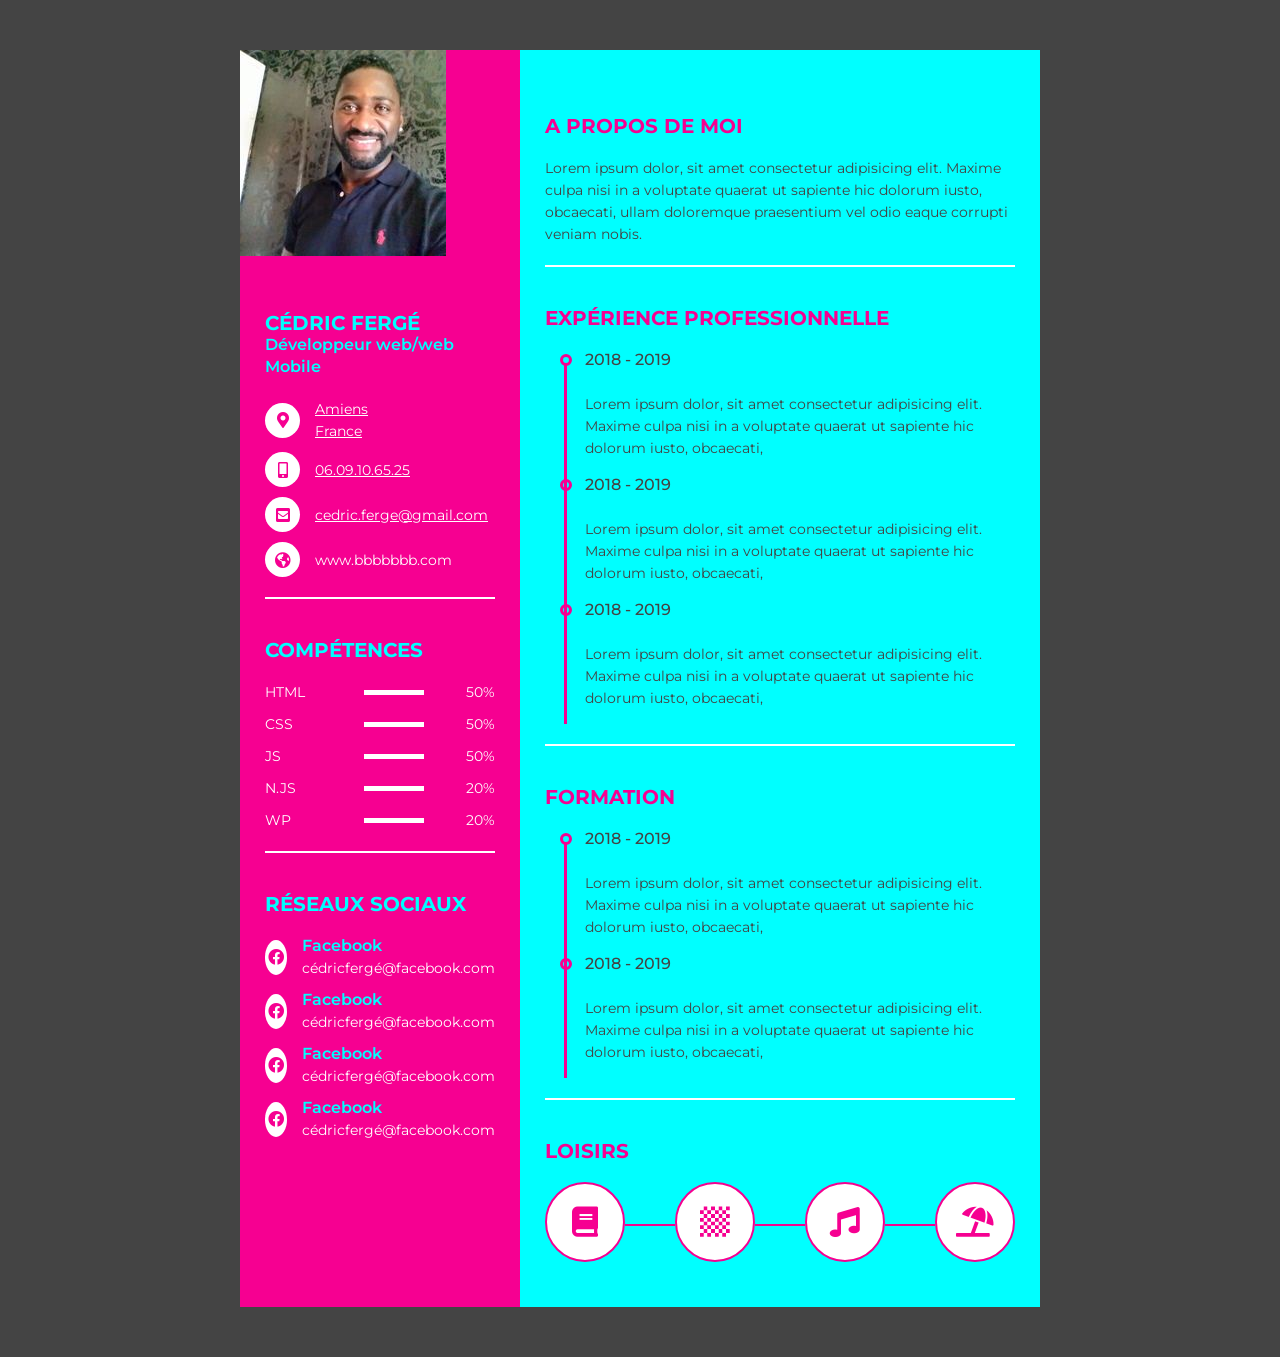
<file: index.html>
<!DOCTYPE html>
<html lang="fr">

<head>
    <meta charset="UTF-8">
    <meta http-equiv="X-UA-Compatible" content="IE=edge">
    <meta name="viewport" content="width=device-width, initial-scale=1.0">
    <link rel="stylesheet" href="https://cdnjs.cloudflare.com/ajax/libs/font-awesome/5.15.3/css/all.min.css">
    <link rel="stylesheet" href="assets/css/style.css">
    <title>Cv Cédric Fergé</title>
</head>

<body>
    <div class="cv">
        <div class="cv_gauche">
            <div class="cv_profil">
                <img src="./34885647_10211963233940433_7655616559003467776_n.jpg" alt="">
            </div>
            <div class="cv_contenu">
                <div class="cv_article cv_info">
                    <div class="titre">
                        <p class="bold">Cédric Fergé</p>
                        <p class="semi_bold">Développeur web/web Mobile</p>

                    </div>
                    <ul>
                        <li>
                            <div class="icon"><i class="fas fa-map-marker-alt"></i></div>
                            <div class="data">
                                <a href="https://goo.gl/maps/qU3VUgEqQt9hmKUp6" target="_blank">Amiens<br>France</a>
                            </div>
                        </li>
                        <li>
                            <div class="icon"><i class="fas fa-mobile-alt"></i></div>
                            <div class="data">

                                <a href="tel:0609106525">06.09.10.65.25</a>
                            </div>
                        </li>
                        <li>
                            <div class="icon"><i class="fas fa-envelope-square"></i></div>
                            <div class="data">
                                <a href="mailto:cedric.ferge@gmail.com" target="_blank">cedric.ferge@gmail.com</a>
                            </div>
                        </li>
                        </li>
                        <li>
                            <div class="icon"><i class="fas fa-globe-americas"></i></div>
                            <div class="data">
                                www.bbbbbbb.com
                            </div>
                        </li>
                    </ul>

                </div>
                <div class="cv_article cv_compétence">
                    <div class="titre">
                        <p class="bold">Compétences</p>
                    </div>
                    <ul>
                        <li>
                            <div class="nom_compétence">
                                HTML
                            </div>
                            <div class="compétence_progress">
                                <span style="width: 80%;"></span>
                            </div>
                            <div class="competence_pourcentage">50%</div>
                        </li>
                        <li>

                            <div class="nom_compétence">
                                CSS
                            </div>
                            <div class="compétence_progress">
                                <span style="width: 65%;"></span>
                            </div>
                            <div class="competence_pourcentage">50%</div>
                        </li>
                        <li>

                            <div class="nom_compétence">
                                JS
                            </div>
                            <div class="compétence_progress">
                                <span style="width: 50%;"></span>
                            </div>
                            <div class="competence_pourcentage">50%</div>
                        </li>
                        <li>

                            <div class="nom_compétence">
                                N.JS
                            </div>
                            <div class="compétence_progress">
                                <span style="width: 50%;"></span>
                            </div>
                            <div class="competence_pourcentage">20%</div>
                        </li>
                        <li>

                            <div class="nom_compétence">
                                WP
                            </div>
                            <div class="compétence_progress">
                                <span style="width: 60%;"></span>
                            </div>
                            <div class="competence_pourcentage">20%</div>
                        </li>
                    </ul>
                </div>
                <div class="cv_article cv_compétence">
                    <div class="titre">
                        <p class="bold">Réseaux Sociaux</p>
                    </div>
                    <ul>
                        <li>
                            <div class="icon"><i class="fab fa-facebook"></i></div>
                            <div class="data">
                                <p class="semi_bold">Facebook</p>
                                <p>cédricfergé@facebook.com</p>
                            </div>
                        </li>
                        <li>
                            <div class="icon"><i class="fab fa-facebook"></i></div>
                            <div class="data">
                                <p class="semi_bold">Facebook</p>
                                <p>cédricfergé@facebook.com</p>
                            </div>
                        </li>
                        <li>
                            <div class="icon"><i class="fab fa-facebook"></i></div>
                            <div class="data">
                                <p class="semi_bold">Facebook</p>
                                <p>cédricfergé@facebook.com</p>
                            </div>
                        </li>
                        <li>
                            <div class="icon"><i class="fab fa-facebook"></i></div>
                            <div class="data">
                                <p class="semi_bold">Facebook</p>
                                <p>cédricfergé@facebook.com</p>
                            </div>
                        </li>

                    </ul>
                </div>
            </div>
        </div>
        <div class="cv_droit">
            <div class="cv_article cv_apropos">
                <div class="titre">
                    <p class="bold">A propos de Moi</p>
                </div>
                <p>Lorem ipsum dolor, sit amet consectetur adipisicing elit. Maxime culpa nisi in a voluptate quaerat ut
                    sapiente hic dolorum iusto, obcaecati, ullam doloremque praesentium vel odio eaque corrupti veniam
                    nobis.</p>
            </div>
            <div class="cv_article cv_travail">
                <div class="titre">
                    <p class="bold">Expérience professionnelle</p>
                </div>
                <ul>
                    <li>
                        <div class="date">2018 - 2019</div>
                        <div class="info">
                            <p class="semi_bold">Lorem ipsum dolor, sit amet consectetur</p>
                            <p>Lorem ipsum dolor, sit amet consectetur adipisicing elit. Maxime culpa nisi in a
                                voluptate quaerat ut sapiente hic dolorum iusto, obcaecati,</p>
                        </div>
                    </li>
                    <li>
                        <div class="date">2018 - 2019</div>
                        <div class="info">
                            <p class="semi_bold">Lorem ipsum dolor, sit amet consectetur</p>
                            <p>Lorem ipsum dolor, sit amet consectetur adipisicing elit. Maxime culpa nisi in a
                                voluptate quaerat ut sapiente hic dolorum iusto, obcaecati,</p>
                        </div>
                    </li>
                    <li>
                        <div class="date">2018 - 2019</div>
                        <div class="info">
                            <p class="semi_bold">Lorem ipsum dolor, sit amet consectetur</p>
                            <p>Lorem ipsum dolor, sit amet consectetur adipisicing elit. Maxime culpa nisi in a
                                voluptate quaerat ut sapiente hic dolorum iusto, obcaecati,</p>
                        </div>

                    </li>

                </ul>
            </div>
            <div class="cv_article cv_formation">
                <div class="titre">
                    <p class="bold">Formation</p>
                </div>
                <ul>
                    <li>
                        <div class="date">2018 - 2019</div>
                        <div class="info">
                            <p class="semi_bold">Lorem ipsum dolor, sit amet consectetur</p>
                            <p>Lorem ipsum dolor, sit amet consectetur adipisicing elit. Maxime culpa nisi in a
                                voluptate quaerat ut sapiente hic dolorum iusto, obcaecati,</p>
                        </div>
                    </li>
                    <li>
                        <div class="date">2018 - 2019</div>
                        <div class="info">
                            <p class="semi_bold">Lorem ipsum dolor, sit amet consectetur</p>
                            <p>Lorem ipsum dolor, sit amet consectetur adipisicing elit. Maxime culpa nisi in a
                                voluptate quaerat ut sapiente hic dolorum iusto, obcaecati,</p>
                        </div>
                    </li>


                </ul>
            </div>
            <div class="cv_article cv_loisir">
                <div class="titre">
                    <p class="bold">Loisirs</p>
                </div>
                <ul>
                    <li><i class="fas fa-book"></i></li>
                    <li><i class="fas fa-chess-board"></i></li>
                    <li><i class="fas fa-music"></i></li>
                    <li><i class="fas fa-umbrella-beach"></i></li>
                </ul>
            </div>
        </div>
    </div>






            </div>

</body>

</html>
</file>
<file: assets/css/style.css>
@import url('https://fonts.googleapis.com/css2?family=Montserrat:wght@400;500;700&display=swap');

* {
    margin: 0;
    padding: 0;
    box-sizing: border-box;
    font-family: 'Montserrat', sans-serif;
    list-style: none;
}

a {
    color:#fff
}

body {
    background-color: #444;
    font-size: 14px;
    line-height: 22px;
    color: #fff;
}

.bold {
    font-size: 20px;
    font-weight: 700;
    text-transform: uppercase;
}

.semi_bold {
    font-size: 16px;
    font-weight: 600;
}

.cv {
    width: 800px;
    height: auto;
    display: flex;
    margin: 50px auto;
}

.cv .cv_gauche {
    width: 280px;
    background-color: #f60091;
}


.cv .cv_gauche.cv_profil {
    width: 100%;
    height: 280px;
}

.cv .cv_gauche.cv_profil img {
    width: 100%;
    border-radius: 120px;
    margin-top: 1, 6rem;
}

.cv .cv_gauche .cv_contenu {
    padding: 0 25px;
    padding-top: 10px;
}

.cv .titre {
    margin: 20px 0;
}

.cv .bold {
    color: aqua;
}

.cv .semi_bold {
    color: aqua;
    opacity: 0, 6;
}

.cv .cv_article {
    padding: 20px 0;
    border-bottom: 2px solid #fff;
}

.cv .cv_article:last-child {
    border: 0px;
}



.cv .cv_gauche ul li {
    display: flex;
    align-items: center;
    margin-bottom: 10px;
}

.cv .cv_gauche ul li:last-child {
    margin-bottom: 0px;
}

.cv .cv_gauche ul li .icon {
    width: 35px;
    height: 35px;
    color: #f60091;
    background-color: #fff;
    border-radius: 50%;
    margin-right: 15px;
    font-size: 16px;
    position: relative;
}
.cv .cv_droit .cv_loisir ul li i,
.cv .icon i {
    position: absolute;
    top: 50%;
    left: 50%;
    transform: translate(-50%, -50%);

}

.cv .cv_gauche .cv_compétence ul li {
    justify-content: space-between;
}

.cv .cv_gauche .cv_compétence .cv_compétence_progress span {
    content: "";
    background-color: #fff;
    height: 20px;

}

.cv .cv_gauche .cv_compétence ul li .nom_compétence {
    width: 25%;
}

.cv .cv_gauche .cv_compétence ul li .compétence_progress {
    width: 60px;
    margin: 0 5px;
    height: 5px;
    background-color: #fff;
    position: relative;
}

.cv .cv_gauche .cv_compétence ul li .compétence_progress span {
    position: absolute;
    top: 0;
    left: 0;
    background: rgb(2, 100, 100);
    opacity: 0, 7;
}

.cv .cv_gauche .cv_compétence ul li .compétence_pourcentage {
    width: 15%;
}

.cv .cv_droit {
    width: 520px;
    background: aqua;
    color: #444;
    padding: 25px;
}


.cv .cv_droit .bold {
    color: #f60091;
}

.cv .cv_droit .cv_travail ul,
.cv .cv_droit .cv_formation ul {
    padding-left:  40px;
    overflow: hidden;


}

.cv .cv_droit ul li{
    position:relative
}

.cv .cv_droit ul li .date{
    font-size: 16px;
    font-weight: 500;
    margin-bottom: 15;


}

.cv .cv_droit ul li .info{
    margin-bottom: 15px;

}

.cv .cv_droit ul li:last-child .info{
    margin: bottom 0;
}

.cv .cv_droit .cv_travail ul li::before,
.cv .cv_droit .cv_formation ul li::before{
    content:"";
    position: absolute;
    top: 5px;
    left: -25px;
    width: 6px;
    height: 6px;
    border-radius: 50%;
    border: 3px solid #f60091



}

.cv .cv_droit .cv_travail ul li::after,
.cv .cv_droit .cv_formation ul li::after{
    content:"";
    position: absolute;
    top: 14px;
    left: -21px;
    width: 3px;
    height: 133px;
    background: #f60091;


}

.cv .cv_droit .cv_loisir ul{
    display: flex;
    justify-content: space-between;
}

.cv .cv_droit .cv_loisir ul li{
    width: 80px;
    height: 80px;
    border: 2px solid #f60091;
    border-radius: 50%;
    background:#fff ;
    color: #f60091;



}

.cv .cv_droit .cv_loisir ul li i{
    font-size: 30px;

}

.cv .cv_droit .cv_loisir ul li::before{
    content: "";
    position: absolute;
    top: 40px;
    right: -52px;
    width: 50px;
    height: 2px;
    background:#f60091 ;

}

.cv .cv_droit .cv_loisir ul li:last-child::before{
    visibility:hidden ;
}
</file>
